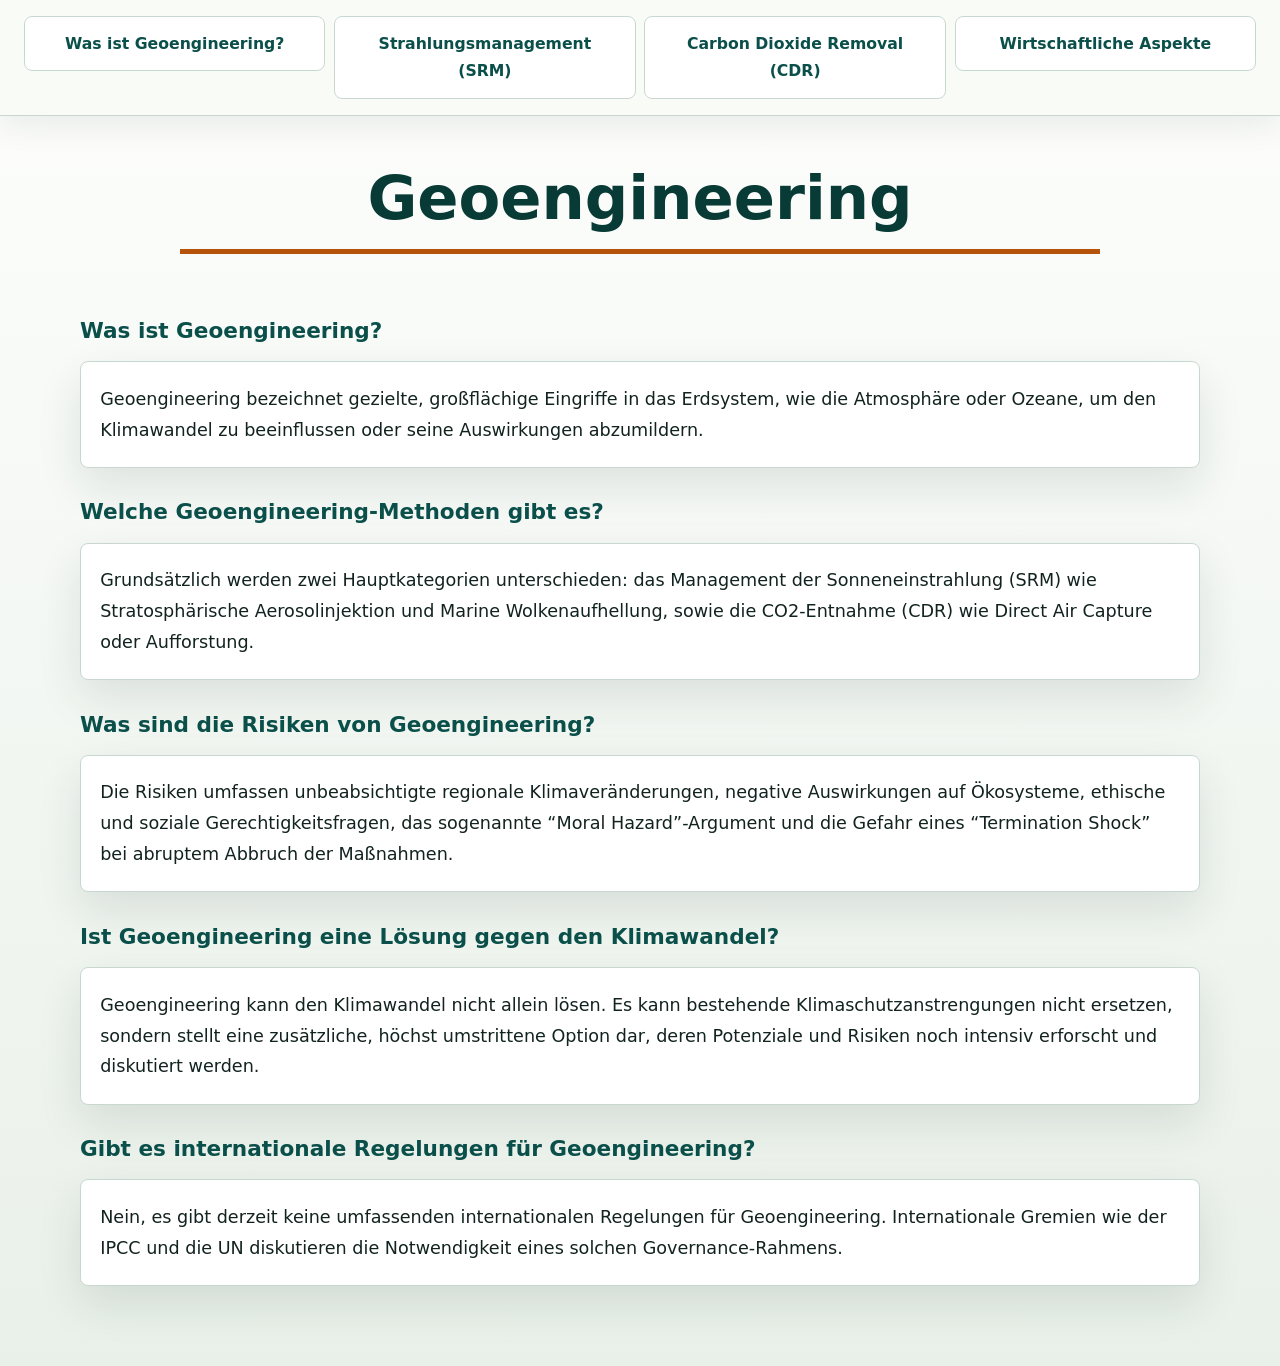
<file: index.html>
<!DOCTYPE html>
<html lang="en">
<head>
  <meta charset="UTF-8">
  <meta name="viewport" content="width=device-width, initial-scale=1.0">
  <title>Geoengineering</title>
  <link rel="stylesheet" href="style.css">
</head>
<body class="site-body">
  <header class="site-header">
    <nav id="nav" class="site-nav">
      <ul class="nav-links">
        <li><a href="index.html">Was ist Geoengineering?</a></li>
        <li><a href="strahlungsmanagement.html">Strahlungsmanagement (SRM)</a></li>
        <li><a href="carbon-dioxide-removal.html">Carbon Dioxide Removal (CDR)</a></li>
        <li><a href="wirtschaft.html">Wirtschaftliche Aspekte</a></li>
      </ul>
    </nav>
  </header>

  <main class="page-shell">
    <h1 class="page-title">Geoengineering</h1>

    <section class="content-flow">
      <h3>Was ist Geoengineering?</h3>
        <p> 
          Geoengineering bezeichnet gezielte, großflächige Eingriffe in das Erdsystem, wie die Atmosphäre oder Ozeane, um den Klimawandel 
          zu beeinflussen oder seine Auswirkungen abzumildern.
        </p> 
      <h3>Welche Geoengineering-Methoden gibt es?</h3>
        <p> 
          Grundsätzlich werden zwei Hauptkategorien unterschieden: das Management der Sonneneinstrahlung (SRM) wie Stratosphärische 
          Aerosolinjektion und Marine Wolkenaufhellung, sowie die CO2-Entnahme (CDR) wie Direct Air Capture oder Aufforstung.
        </p> 
      <h3>Was sind die Risiken von Geoengineering?</h3> 
        <p> 
          Die Risiken umfassen unbeabsichtigte regionale Klimaveränderungen, negative Auswirkungen auf Ökosysteme, ethische und 
          soziale Gerechtigkeitsfragen, das sogenannte “Moral Hazard”-Argument und die Gefahr eines “Termination Shock” bei abruptem 
          Abbruch der Maßnahmen.
        </p> 
      <h3>Ist Geoengineering eine Lösung gegen den Klimawandel?</h3>
        <p> 
          Geoengineering kann den Klimawandel nicht allein lösen. Es kann bestehende Klimaschutzanstrengungen nicht ersetzen, sondern 
          stellt eine zusätzliche, höchst umstrittene Option dar, deren Potenziale und Risiken noch intensiv erforscht und diskutiert werden.
        </p> 
      <h3>Gibt es internationale Regelungen für Geoengineering?</h3> 
        <p> 
          Nein, es gibt derzeit keine umfassenden internationalen Regelungen für Geoengineering. Internationale Gremien wie der IPCC und 
          die UN diskutieren die Notwendigkeit eines solchen Governance-Rahmens.
        </p>
    </section>
  </main>
</body>
</html>
</file>
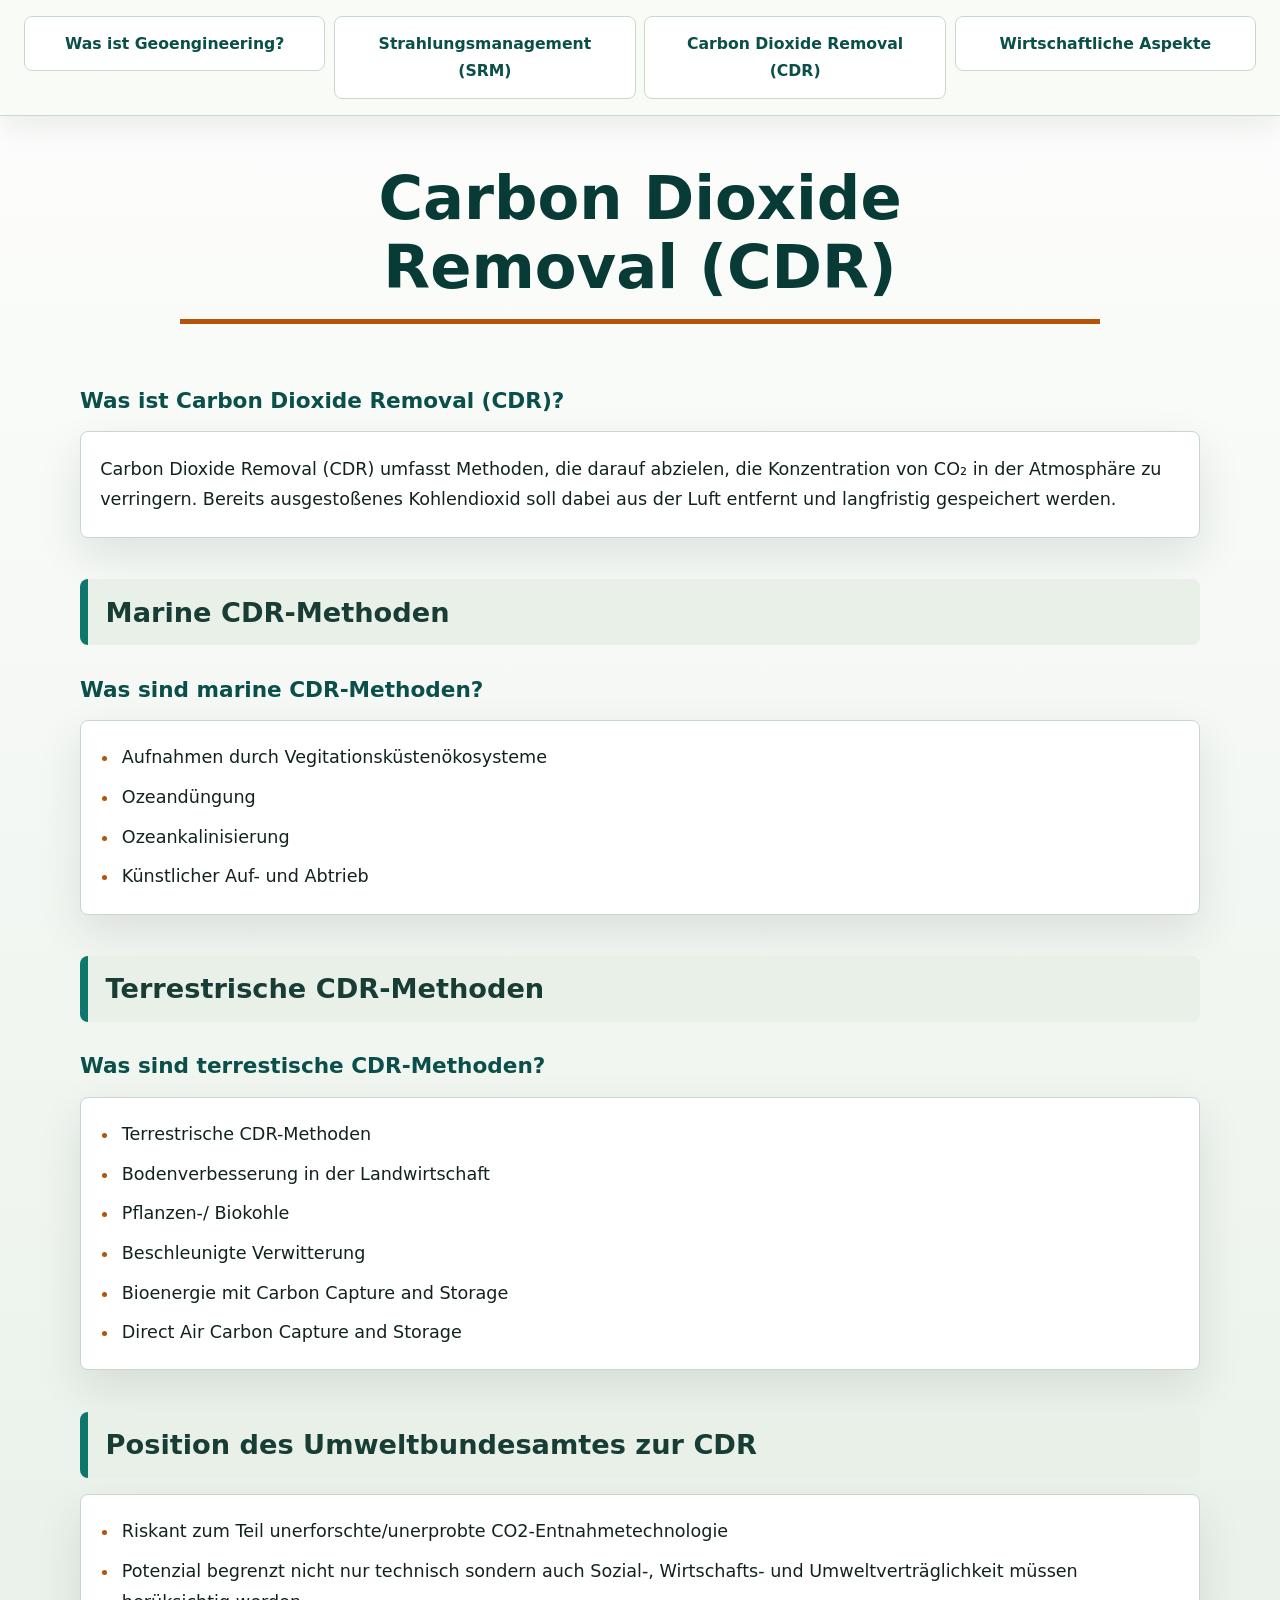
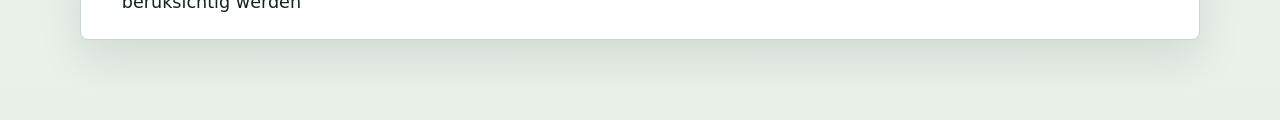
<file: carbon-dioxide-removal.html>
<!DOCTYPE html>
<html lang="en">
<head>
    <meta charset="UTF-8">
    <meta name="viewport" content="width=device-width, initial-scale=1.0">
    <title>Carbon Dioxide Removal (CDR)</title>
    <link rel="stylesheet" href="style.css">
</head>
<body class="site-body">
  <header class="site-header">
    <nav id="nav" class="site-nav">
      <ul class="nav-links">
        <li><a href="index.html">Was ist Geoengineering?</a></li>
        <li><a href="strahlungsmanagement.html">Strahlungsmanagement (SRM)</a></li>
        <li><a href="carbon-dioxide-removal.html">Carbon Dioxide Removal (CDR)</a></li>
        <li><a href="wirtschaft.html">Wirtschaftliche Aspekte</a></li>
      </ul>
    </nav>
  </header>

  <main class="page-shell">
    <h1 class="page-title">Carbon Dioxide Removal (CDR)</h1>

    <section class="content-flow">
          <h3>Was ist Carbon Dioxide Removal (CDR)?</h3>
            <p>
              Carbon Dioxide Removal (CDR) umfasst Methoden, die darauf abzielen, die Konzentration von CO₂ in der Atmosphäre zu verringern. 
              Bereits ausgestoßenes Kohlendioxid soll dabei aus der Luft entfernt und langfristig gespeichert werden.
            </p>
    <h2>Marine CDR-Methoden</h2>
          <h3>Was sind marine CDR-Methoden?</h3>
            <ul>
              <li>Aufnahmen durch Vegitationsküstenökosysteme</li>
              <li>Ozeandüngung</li>
              <li>Ozeankalinisierung</li>
              <li>Künstlicher Auf- und Abtrieb</li>
            </ul>
    <h2>Terrestrische CDR-Methoden</h2>
          <h3>Was sind terrestische CDR-Methoden?</h3>
            <ul>
              <li>Terrestrische CDR-Methoden</li>
              <li>Bodenverbesserung in der Landwirtschaft</li>
              <li>Pflanzen-/ Biokohle</li>
              <li>Beschleunigte Verwitterung</li>
              <li>Bioenergie mit Carbon Capture and Storage</li>
              <li>Direct Air Carbon Capture and Storage</li>
            </ul>
    <h2>Position des Umweltbundesamtes zur CDR</h2>
            <ul>
              <li>Riskant zum Teil unerforschte/unerprobte CO2-Entnahmetechnologie</li>
              <li>Potenzial begrenzt nicht nur technisch sondern auch Sozial-, Wirtschafts- und Umweltverträglichkeit müssen berüksichtig werden</li>
            </ul>
    </section>
  </main>
</body>
</html>
</file>
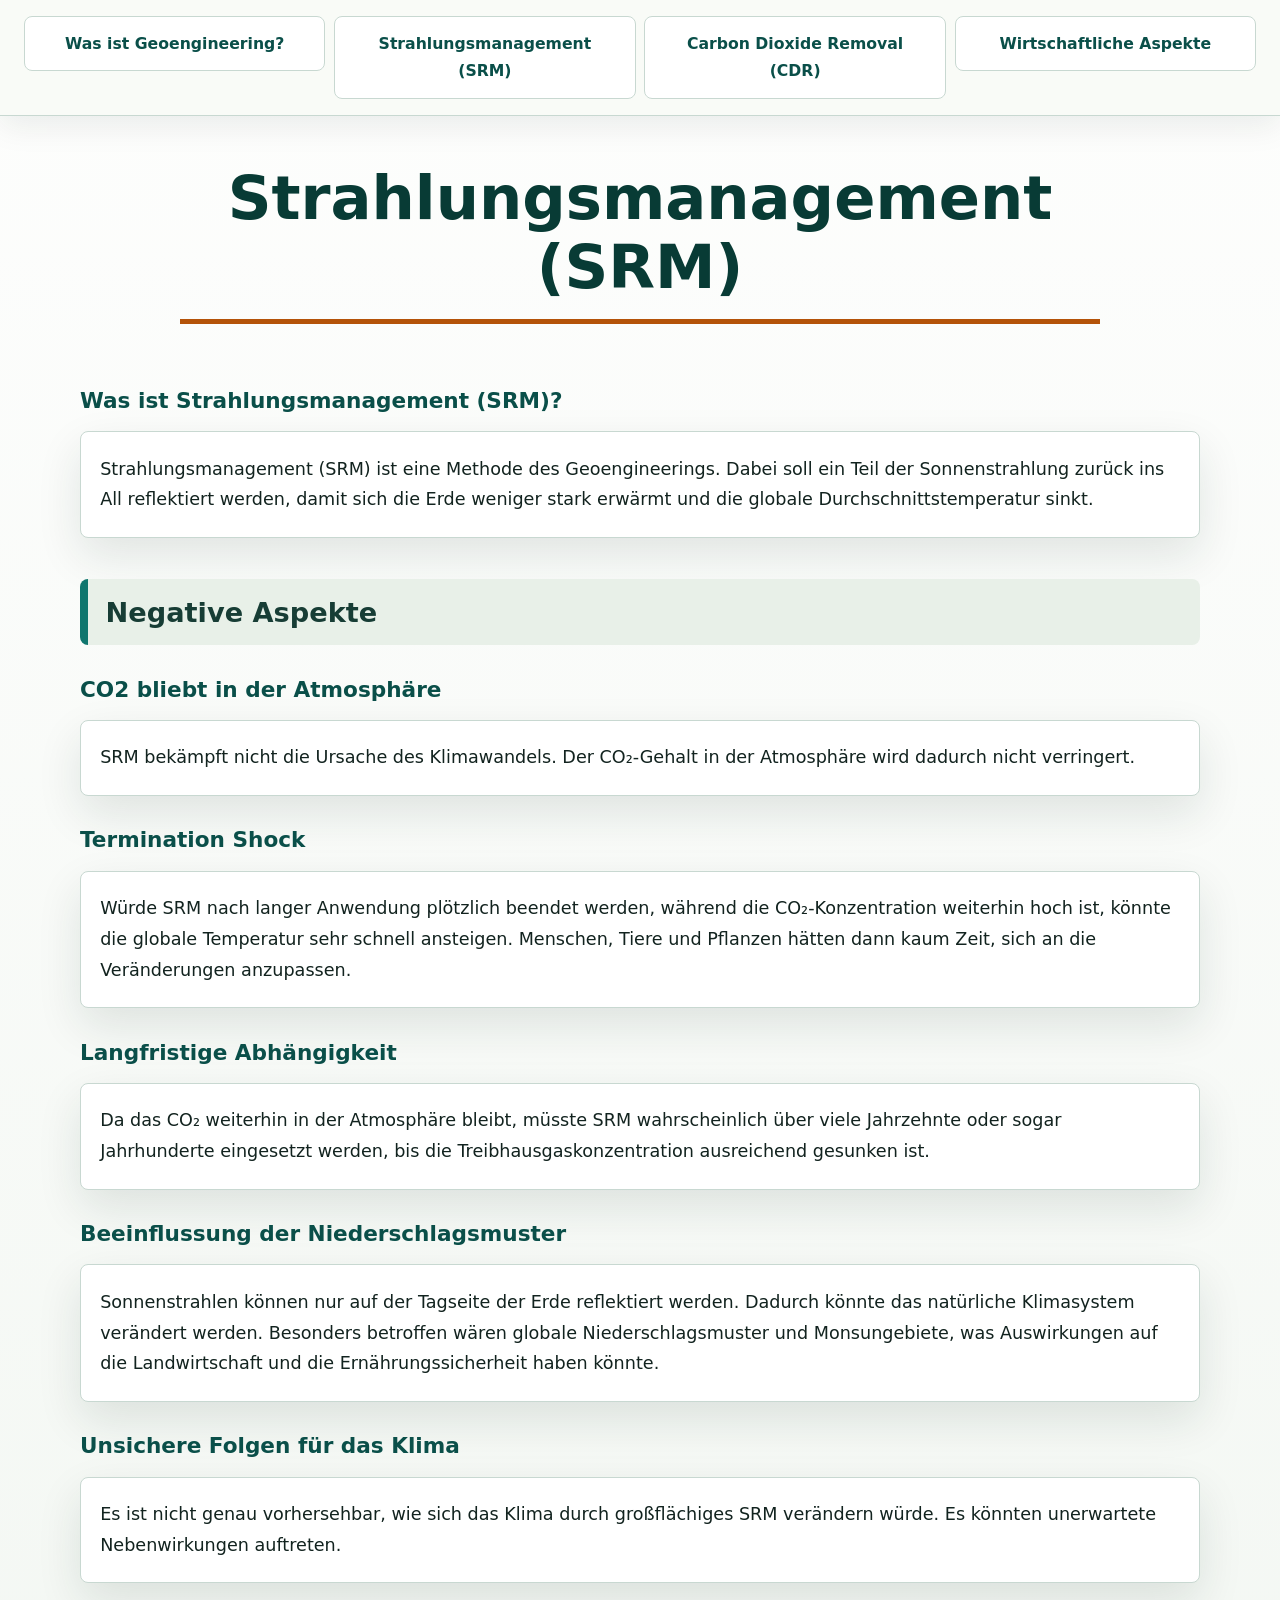
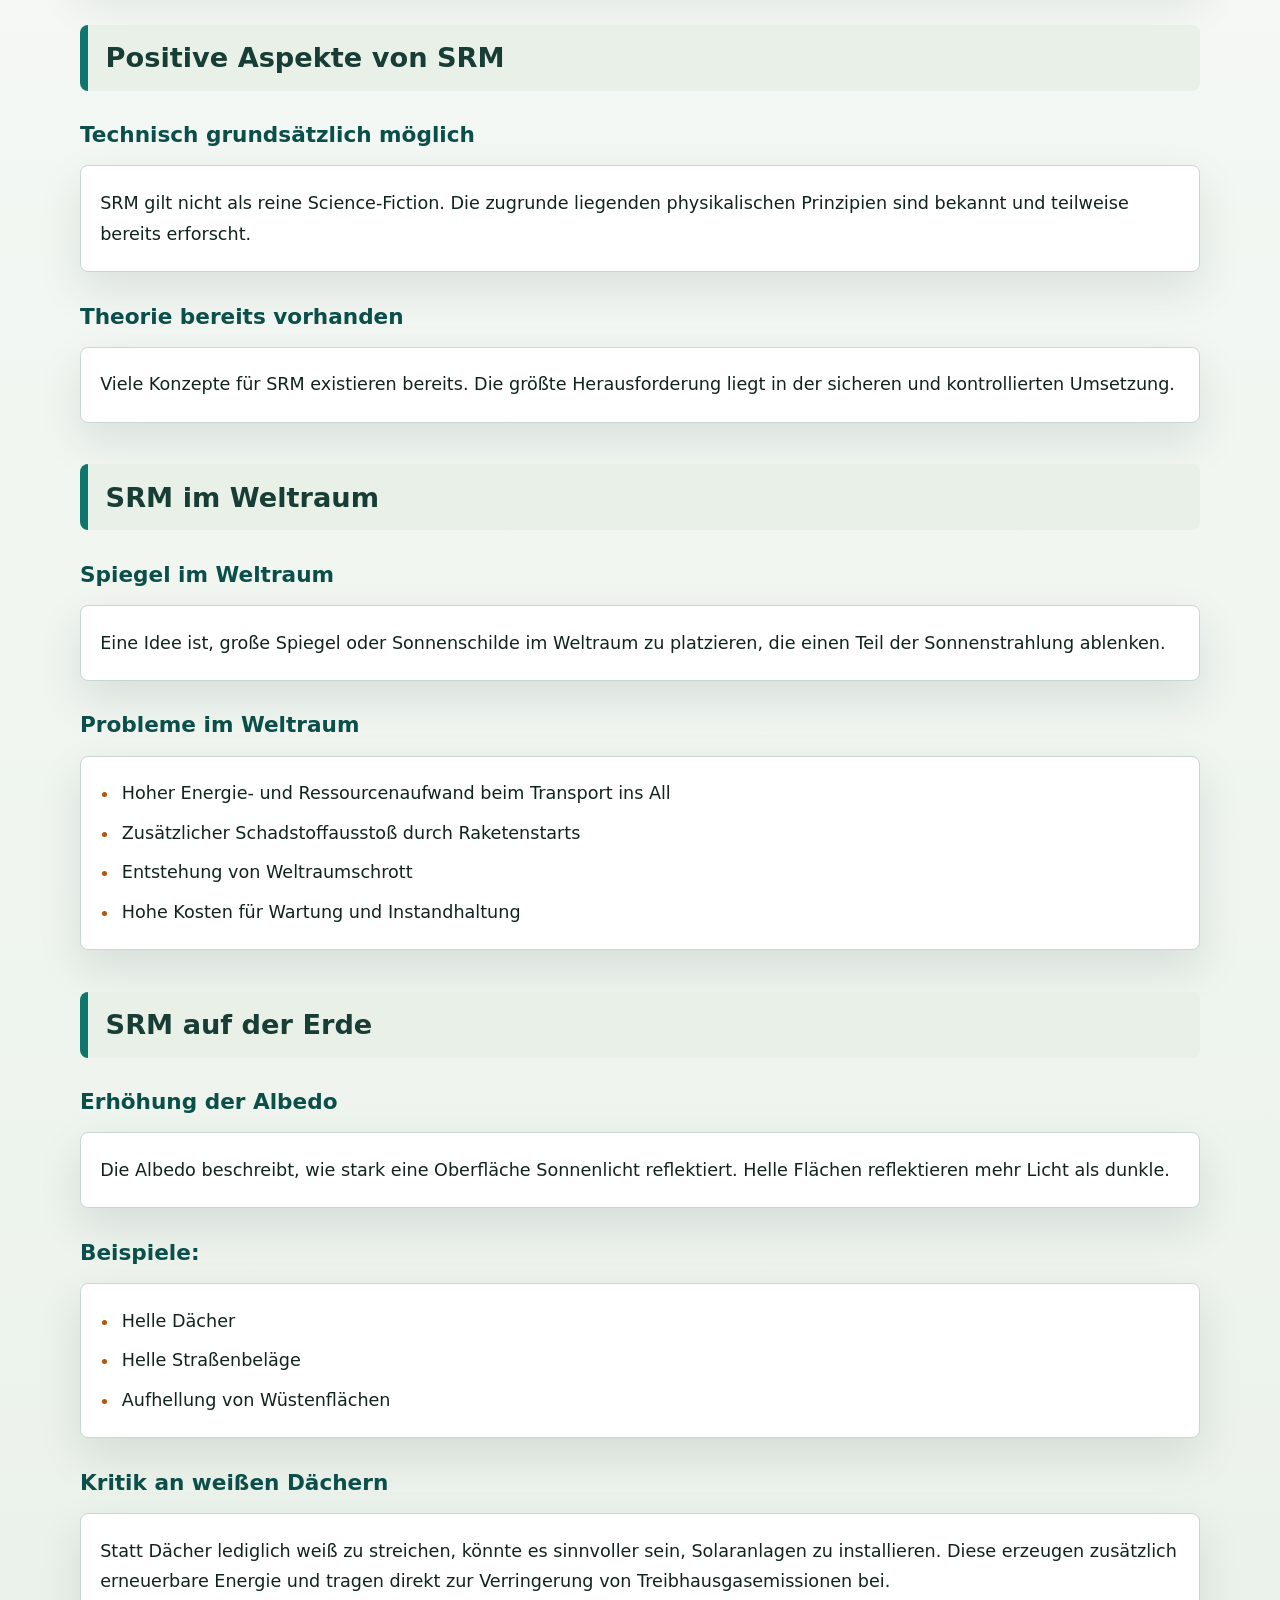
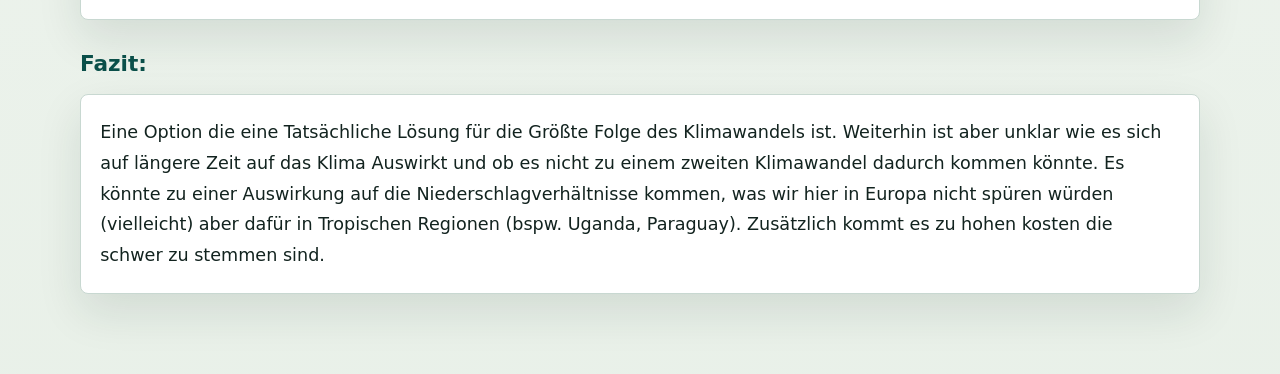
<file: strahlungsmanagement.html>
<!DOCTYPE html>
<html lang="en">
<head>
    <meta charset="UTF-8">
    <meta name="viewport" content="width=device-width, initial-scale=1.0">
    <title>Strahlungsmanagement</title>
    <link rel="stylesheet" href="style.css">
</head>
<body class="site-body">
  <header class="site-header">
    <nav id="nav" class="site-nav">
      <ul class="nav-links">
        <li><a href="index.html">Was ist Geoengineering?</a></li>
        <li><a href="strahlungsmanagement.html">Strahlungsmanagement (SRM)</a></li>
        <li><a href="carbon-dioxide-removal.html">Carbon Dioxide Removal (CDR)</a></li>
        <li><a href="wirtschaft.html">Wirtschaftliche Aspekte</a></li>
      </ul>
    </nav>
  </header>

  <main class="page-shell">
    <h1 class="page-title">Strahlungsmanagement (SRM)</h1>

    <section class="content-flow">
      <h3>Was ist Strahlungsmanagement (SRM)?</h3>
        <p>
          Strahlungsmanagement (SRM) ist eine Methode des Geoengineerings. Dabei soll ein Teil der Sonnenstrahlung zurück ins All reflektiert werden, 
          damit sich die Erde weniger stark erwärmt und die globale Durchschnittstemperatur sinkt.
        </p>
  <h2>Negative Aspekte</h2>
      <h3>CO2 bliebt in der Atmosphäre</h3>
        <p>
          SRM bekämpft nicht die Ursache des Klimawandels. Der CO₂-Gehalt in der Atmosphäre wird dadurch nicht verringert.
        </p>
      <h3>Termination Shock</h3>
        <p>
          Würde SRM nach langer Anwendung plötzlich beendet werden, während die CO₂-Konzentration weiterhin hoch ist, 
          könnte die globale Temperatur sehr schnell ansteigen. Menschen, Tiere und Pflanzen hätten dann kaum Zeit, 
          sich an die Veränderungen anzupassen.
        </p>
      <h3>Langfristige Abhängigkeit</h3>
        <p>
          Da das CO₂ weiterhin in der Atmosphäre bleibt, müsste SRM wahrscheinlich über viele Jahrzehnte oder sogar Jahrhunderte eingesetzt werden, 
          bis die Treibhausgaskonzentration ausreichend gesunken ist.
        </p>
      <h3>Beeinflussung der Niederschlagsmuster</h3>
        <p>
          Sonnenstrahlen können nur auf der Tagseite der Erde reflektiert werden. Dadurch könnte das natürliche Klimasystem verändert werden.
           Besonders betroffen wären globale Niederschlagsmuster und Monsungebiete, was Auswirkungen auf die Landwirtschaft und die
            Ernährungssicherheit haben könnte.
        </p>
      <h3>Unsichere Folgen für das Klima</h3>
        <p>
          Es ist nicht genau vorhersehbar, wie sich das Klima durch großflächiges SRM verändern würde. Es könnten unerwartete Nebenwirkungen auftreten.
        </p>
    <h2>Positive Aspekte von SRM</h2>
      <h3>Technisch grundsätzlich möglich</h3>
        <p>
          SRM gilt nicht als reine Science-Fiction. Die zugrunde liegenden physikalischen Prinzipien sind bekannt und teilweise bereits erforscht.
        </p>
      <h3>Theorie bereits vorhanden</h3>
        <p>
          Viele Konzepte für SRM existieren bereits. Die größte Herausforderung liegt in der sicheren und kontrollierten Umsetzung.
        </p>
    <h2>SRM im Weltraum</h2>
        <h3>Spiegel im Weltraum</h3>
          <p>
            Eine Idee ist, große Spiegel oder Sonnenschilde im Weltraum zu platzieren, die einen Teil der Sonnenstrahlung ablenken.          
          </p>
        <h3>Probleme im Weltraum</h3>
          <ul>
            <li>Hoher Energie- und Ressourcenaufwand beim Transport ins All</li>
            <li>Zusätzlicher Schadstoffausstoß durch Raketenstarts</li>
            <li>Entstehung von Weltraumschrott</li>
            <li>Hohe Kosten für Wartung und Instandhaltung</li>
          </ul>
    <h2>SRM auf der Erde</h2>
        <h3>Erhöhung der Albedo</h3>
          <p>
            Die Albedo beschreibt, wie stark eine Oberfläche Sonnenlicht reflektiert. Helle Flächen reflektieren mehr Licht als dunkle.
          </p>
        <h3>Beispiele:</h3>
          <ul>
            <li>Helle Dächer</li>
            <li>Helle Straßenbeläge</li>
            <li>Aufhellung von Wüstenflächen</li>
          </ul>
        <h3>Kritik an weißen Dächern</h3>
          <p>
            Statt Dächer lediglich weiß zu streichen, könnte es sinnvoller sein, Solaranlagen zu installieren. 
            Diese erzeugen zusätzlich erneuerbare Energie und tragen direkt zur Verringerung von Treibhausgasemissionen bei.
          </p>
        <h3>Fazit:</h3>
            <p>
                Eine Option die eine Tatsächliche Lösung für die Größte Folge des Klimawandels ist. Weiterhin ist aber unklar wie es sich auf längere Zeit auf das Klima Auswirkt und ob es nicht zu einem zweiten Klimawandel dadurch kommen könnte.

                Es könnte zu einer Auswirkung auf die Niederschlagverhältnisse kommen, was wir hier in Europa nicht spüren würden (vielleicht) aber dafür in Tropischen Regionen (bspw.  Uganda, Paraguay).

                Zusätzlich kommt es zu hohen kosten die schwer zu stemmen sind.
            </p>
    </section>
  </main>
</body>
</html>
</file>
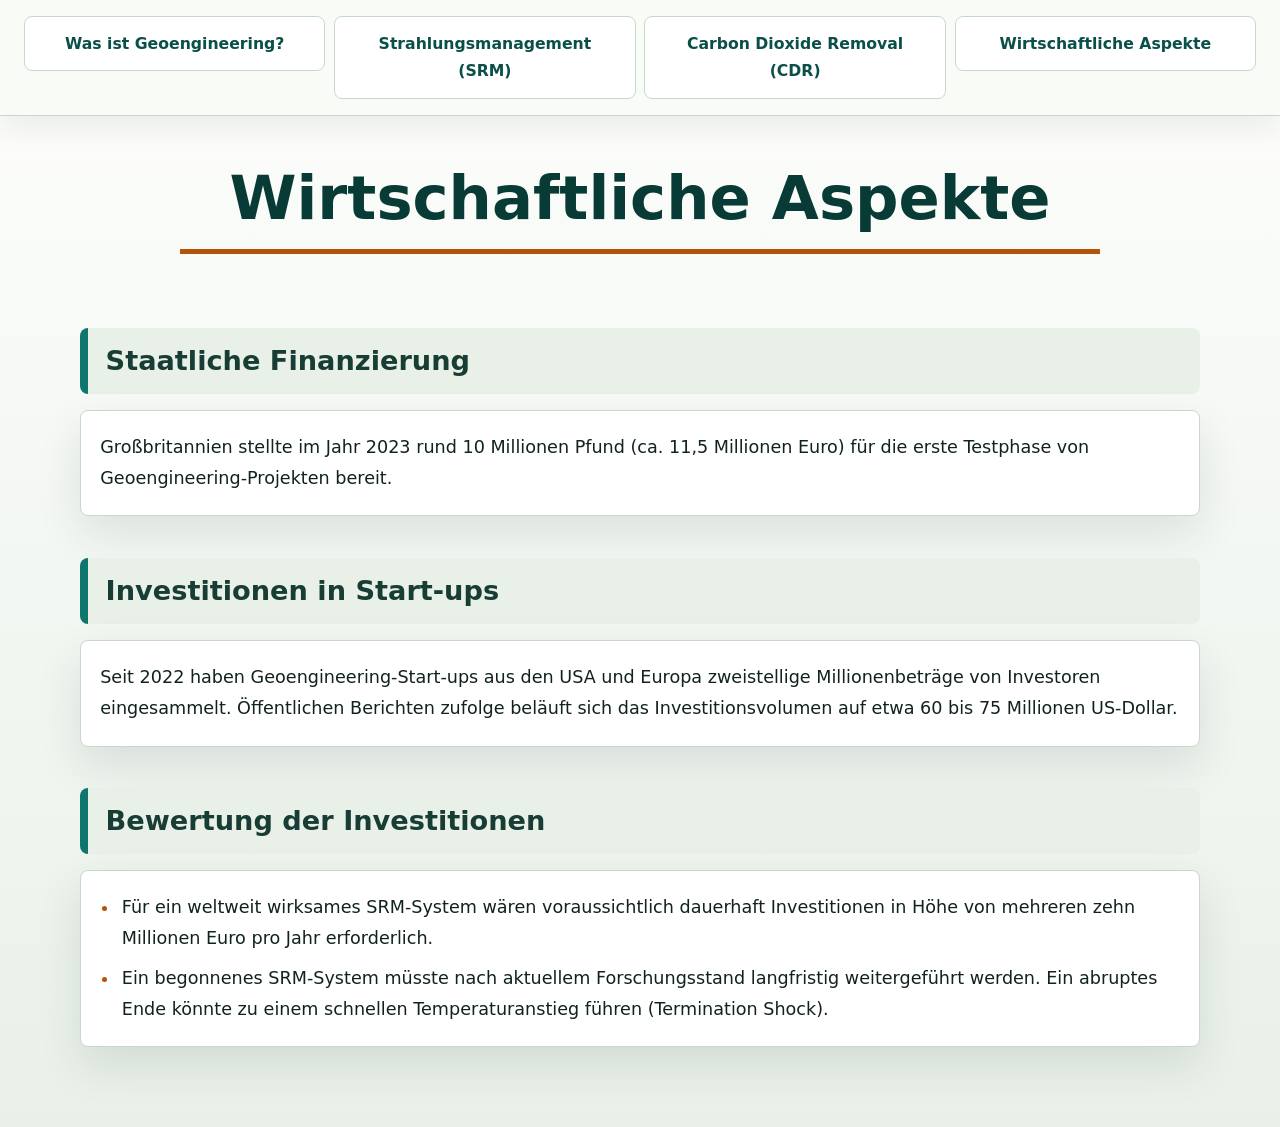
<file: wirtschaft.html>
<!DOCTYPE html>
<html lang="en">
<head>
    <meta charset="UTF-8">
    <meta name="viewport" content="width=device-width, initial-scale=1.0">
    <title>Wirtschaftliche Aspekte</title>
    <link rel="stylesheet" href="style.css">
</head>
<body class="site-body">
  <header class="site-header">
    <nav id="nav" class="site-nav">
      <ul class="nav-links">
        <li><a href="index.html">Was ist Geoengineering?</a></li>
        <li><a href="strahlungsmanagement.html">Strahlungsmanagement (SRM)</a></li>
        <li><a href="carbon-dioxide-removal.html">Carbon Dioxide Removal (CDR)</a></li>
        <li><a href="wirtschaft.html">Wirtschaftliche Aspekte</a></li>
      </ul>
    </nav>
  </header>

  <main class="page-shell">
    <h1 class="page-title">Wirtschaftliche Aspekte</h1>

    <section class="content-flow">
        <h2>Staatliche Finanzierung</h2>
            <p>
                Großbritannien stellte im Jahr 2023 rund 10 Millionen Pfund
                (ca. 11,5 Millionen Euro) für die erste Testphase von
                Geoengineering-Projekten bereit.
            </p>

        <h2>Investitionen in Start-ups</h2>
            <p>
                Seit 2022 haben Geoengineering-Start-ups aus den USA und Europa
                zweistellige Millionenbeträge von Investoren eingesammelt.
                Öffentlichen Berichten zufolge beläuft sich das Investitionsvolumen
                auf etwa 60 bis 75 Millionen US-Dollar.
            </p>

        <h2>Bewertung der Investitionen</h2>
            <ul>
                <li>Für ein weltweit wirksames SRM-System wären voraussichtlich dauerhaft Investitionen in Höhe von mehreren zehn Millionen Euro pro Jahr erforderlich.</li>
                <li>Ein begonnenes SRM-System müsste nach aktuellem Forschungsstand langfristig weitergeführt werden. Ein abruptes Ende könnte zu einem schnellen Temperaturanstieg führen (Termination Shock).</li>
            </ul>
    </section>
  </main>
</body>
</html>
</file>
<file: style.css>
:root{
    --color-bg:#f4f7f1;
    --color-bg-soft:#e8f0e8;
    --color-surface:#ffffff;
    --color-surface-strong:#f9fbf7;
    --color-text:#12231f;
    --color-muted:#3c514b;
    --color-primary:#0f766e;
    --color-primary-dark:#0a4f49;
    --color-accent:#b45309;
    --color-border:#c8d8d1;
    --shadow-soft:0 18px 45px rgba(21,43,37,0.11);
}

*{
    margin:0;
    padding:0;
    box-sizing:border-box;
}

html{
    scroll-behavior:smooth;
}

.site-body{
    min-height:100vh;
    font-family:system-ui,-apple-system,BlinkMacSystemFont,"Segoe UI",Arial,sans-serif;
    background:
        linear-gradient(180deg,rgba(255,255,255,0.86),rgba(232,240,232,0.92)),
        var(--color-bg);
    color:var(--color-text);
    line-height:1.75;
    font-size:1rem;
    letter-spacing:0;
}

.site-header{
    position:sticky;
    top:0;
    z-index:20;
    background:rgba(249,251,247,0.96);
    border-bottom:1px solid var(--color-border);
    box-shadow:0 10px 30px rgba(18,35,31,0.08);
    backdrop-filter:blur(14px);
}

.site-nav{
    width:min(1180px,calc(100% - 24px));
    margin:0 auto;
    padding:0.75rem 0;
}

.nav-links{
    display:grid;
    grid-template-columns:repeat(auto-fit,minmax(210px,1fr));
    gap:0.55rem;
    list-style:none;
}

.nav-links li{
    min-width:0;
}

.nav-links a{
    display:flex;
    min-height:48px;
    align-items:center;
    justify-content:center;
    padding:0.8rem 1rem;
    border:1px solid var(--color-border);
    border-radius:8px;
    background:var(--color-surface);
    color:var(--color-primary-dark);
    font-size:0.98rem;
    font-weight:600;
    text-align:center;
    text-decoration:none;
    overflow-wrap:anywhere;
    transition:background-color 180ms ease,border-color 180ms ease,color 180ms ease,box-shadow 180ms ease;
}

.nav-links a:hover,
.nav-links a:focus-visible{
    background:var(--color-primary);
    border-color:var(--color-primary);
    color:#ffffff;
    box-shadow:0 10px 22px rgba(15,118,110,0.2);
    outline:none;
}

.page-shell{
    width:min(1100px,calc(100% - 32px));
    margin:0 auto;
    padding:2rem 0 4rem;
}

.page-title{
    max-width:920px;
    margin:0 auto 2.2rem;
    padding-bottom:1rem;
    border-bottom:5px solid var(--color-accent);
    color:#083b35;
    font-size:2.4rem;
    line-height:1.15;
    font-weight:700;
    text-align:center;
    text-wrap:balance;
}

.content-flow{
    display:grid;
    gap:0.9rem;
}

.content-flow h2{
    margin-top:1.6rem;
    padding:0.95rem 1.1rem;
    border-left:8px solid var(--color-primary);
    border-radius:8px;
    background:var(--color-bg-soft);
    color:#173d35;
    font-size:1.45rem;
    line-height:1.3;
    font-weight:700;
    text-wrap:balance;
}

.content-flow h3{
    margin-top:0.85rem;
    color:var(--color-primary-dark);
    font-size:1.18rem;
    line-height:1.35;
    font-weight:700;
    text-wrap:balance;
}

.content-flow p,
.content-flow ul{
    width:100%;
    border:1px solid var(--color-border);
    border-radius:8px;
    background:var(--color-surface);
    box-shadow:var(--shadow-soft);
    color:var(--color-text);
    font-size:1.05rem;
}

.content-flow p{
    padding:1.1rem 1.2rem;
}

.content-flow ul{
    display:grid;
    gap:0.55rem;
    padding:1.15rem 1.2rem 1.15rem 2.4rem;
}

.content-flow li{
    padding-left:0.15rem;
}

.content-flow li::marker{
    color:var(--color-accent);
    font-weight:700;
}

::selection{
    background:rgba(15,118,110,0.2);
}

::-webkit-scrollbar{
    width:12px;
}

::-webkit-scrollbar-track{
    background:var(--color-bg-soft);
}

::-webkit-scrollbar-thumb{
    background:var(--color-primary);
    border:3px solid var(--color-bg-soft);
    border-radius:999px;
}

@media (min-width:768px){
    .site-body{
        font-size:1.06rem;
    }

    .site-nav{
        padding:1rem 0;
    }

    .page-shell{
        padding:3rem 0 5rem;
    }

    .page-title{
        margin-bottom:3rem;
        font-size:3.2rem;
    }

    .content-flow{
        gap:1rem;
    }

    .content-flow h2{
        font-size:1.7rem;
    }

    .content-flow h3{
        font-size:1.35rem;
    }

    .content-flow p,
    .content-flow ul{
        font-size:1.1rem;
    }
}

@media (min-width:1200px){
    .site-nav{
        width:min(1240px,calc(100% - 48px));
    }

    .page-shell{
        width:min(1120px,calc(100% - 64px));
    }

    .page-title{
        font-size:3.8rem;
    }

    .content-flow p,
    .content-flow ul{
        padding-top:1.35rem;
        padding-bottom:1.35rem;
    }
}

@media (min-width:1700px){
    .site-body{
        font-size:1.2rem;
    }

    .site-nav{
        width:min(1520px,calc(100% - 80px));
    }

    .nav-links{
        grid-template-columns:repeat(4,minmax(0,1fr));
        gap:0.8rem;
    }

    .nav-links a{
        min-height:64px;
        font-size:1.12rem;
    }

    .page-shell{
        width:min(1380px,calc(100% - 96px));
        padding:4.5rem 0 6rem;
    }

    .page-title{
        max-width:1200px;
        font-size:4.6rem;
    }

    .content-flow{
        gap:1.2rem;
    }

    .content-flow h2{
        font-size:2.05rem;
    }

    .content-flow h3{
        font-size:1.62rem;
    }

    .content-flow p,
    .content-flow ul{
        font-size:1.28rem;
        padding:1.65rem 1.85rem;
    }

    .content-flow ul{
        padding-left:3rem;
    }
}

@media (max-width:767px){
    .site-header{
        position:relative;
    }

    .site-nav{
        width:min(560px,calc(100% - 20px));
        padding:0.65rem 0;
    }

    .nav-links{
        grid-template-columns:1fr;
        gap:0.45rem;
    }

    .nav-links a{
        min-height:50px;
        padding:0.72rem 0.85rem;
        font-size:0.95rem;
    }

    .page-shell{
        width:min(640px,calc(100% - 24px));
        padding:1.7rem 0 3rem;
    }

    .page-title{
        margin-bottom:1.8rem;
        font-size:2.05rem;
    }

    .content-flow h2{
        margin-top:1.25rem;
        padding:0.8rem 0.9rem;
        border-left-width:6px;
        font-size:1.28rem;
    }

    .content-flow h3{
        font-size:1.05rem;
    }

    .content-flow p,
    .content-flow ul{
        font-size:1rem;
        box-shadow:0 10px 26px rgba(21,43,37,0.09);
    }

    .content-flow p{
        padding:1rem;
    }

    .content-flow ul{
        padding:1rem 1rem 1rem 2rem;
    }
}

@media (max-width:380px){
    .page-title{
        font-size:1.8rem;
    }

    .nav-links a{
        font-size:0.9rem;
    }
}

@media (orientation:landscape) and (max-height:520px){
    .site-header{
        position:relative;
    }

    .nav-links{
        grid-template-columns:repeat(2,minmax(0,1fr));
    }
}

@media (prefers-reduced-motion:reduce){
    *,
    *::before,
    *::after{
        scroll-behavior:auto;
        transition:none;
    }
}
</file>
